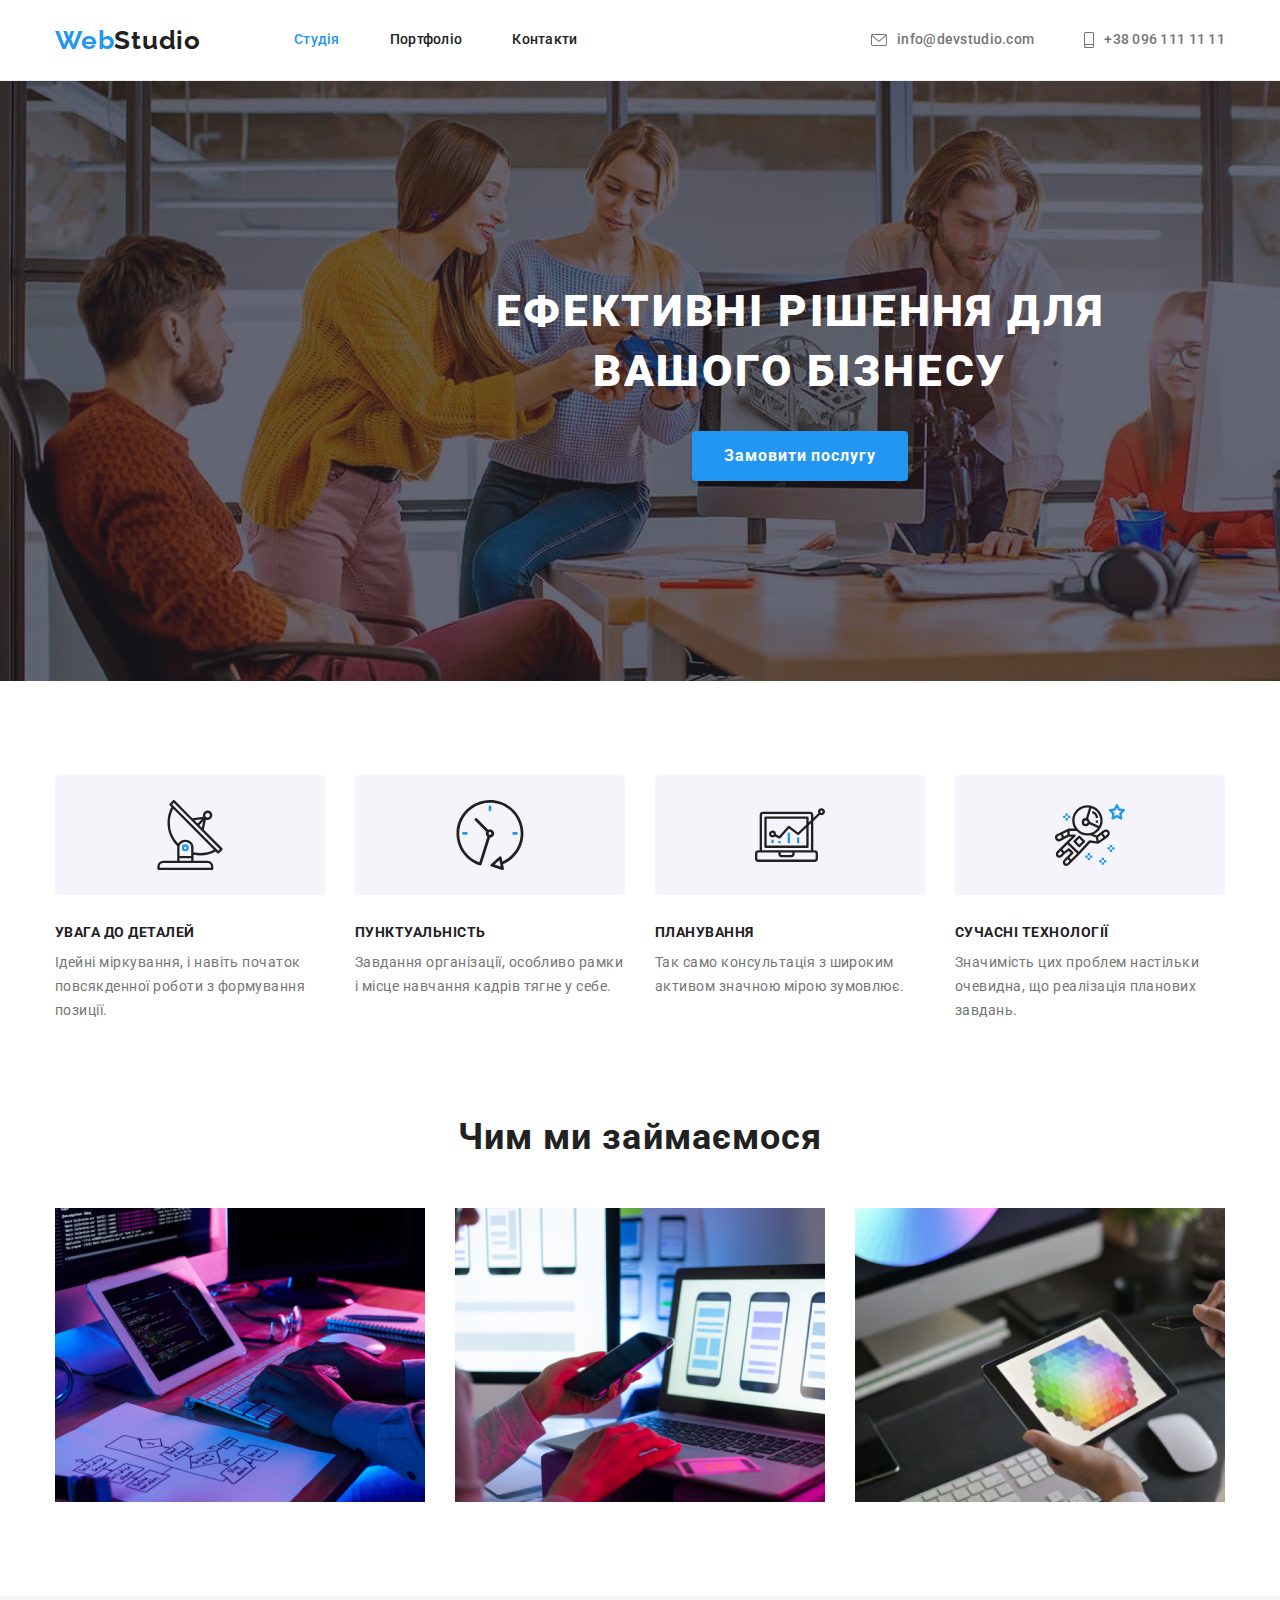
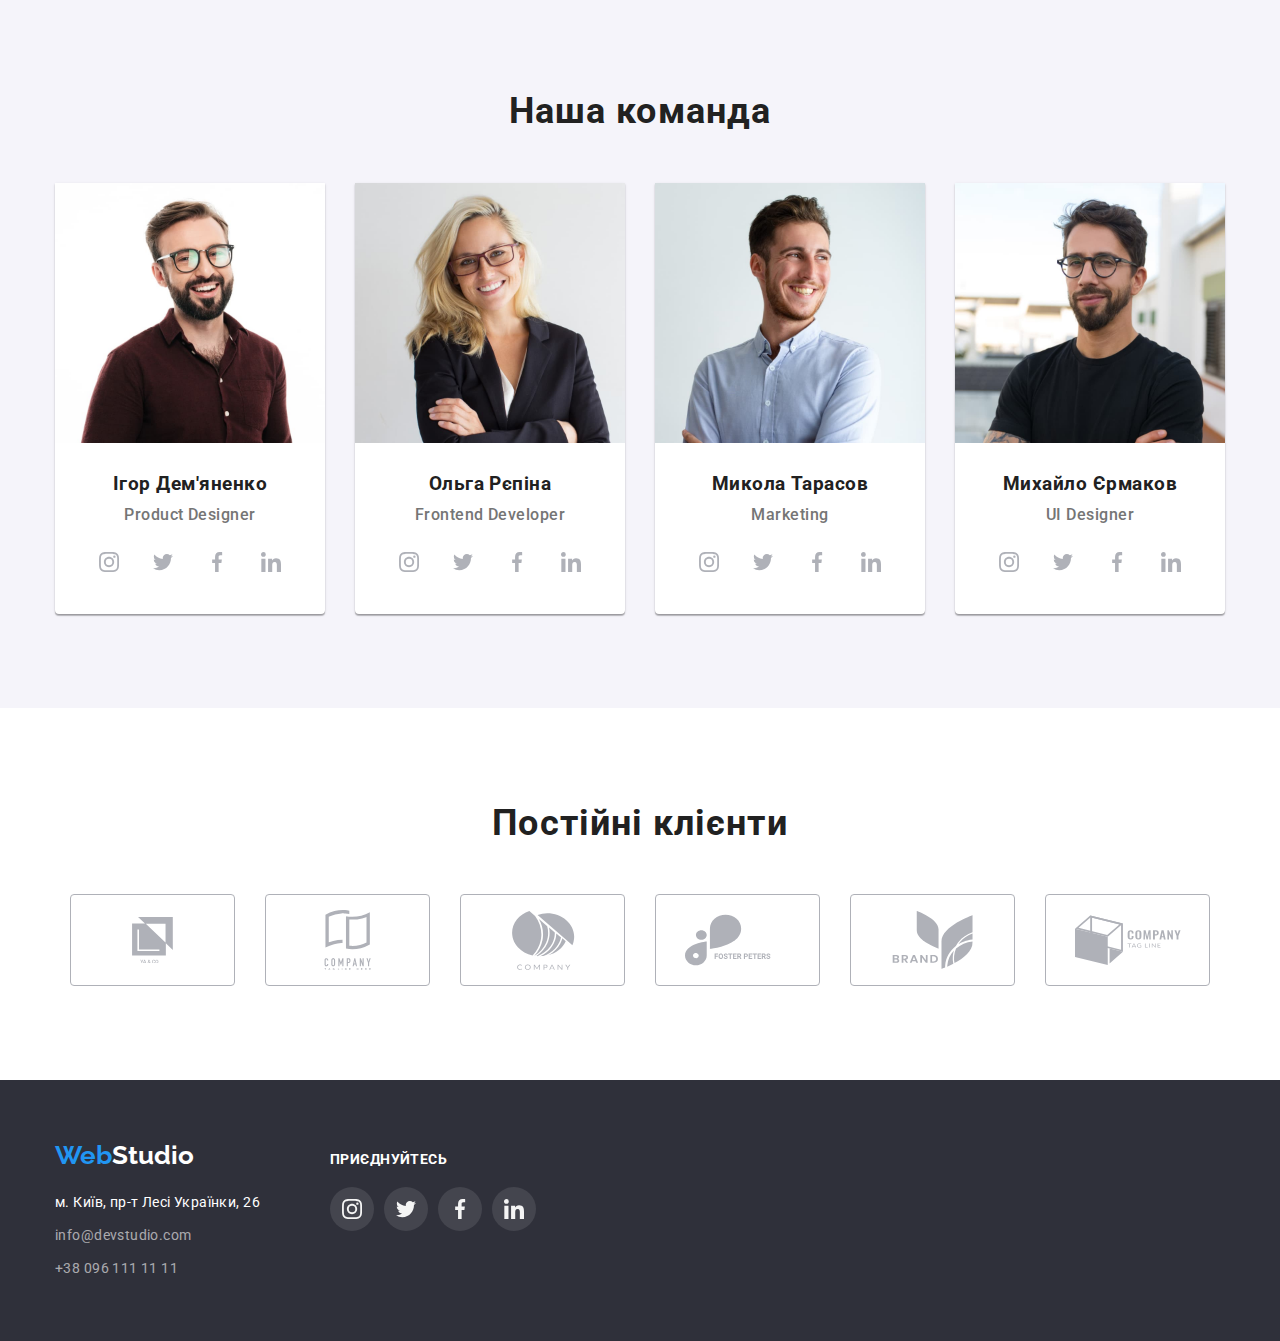
<file: index.html>
<!DOCTYPE html>
<html lang="uk">
  <head>
    <meta charset="UTF-8" />
    <meta http-equiv="X-UA-Compatible" content="IE=edge" />
    <meta name="viewport" content="width=device-width, initial-scale=1.0" />
    <title>WebStudio</title>
    <link rel="preconnect" href="https://fonts.googleapis.com" />
    <link rel="preconnect" href="https://fonts.gstatic.com" crossorigin />
    <link
      href="https://fonts.googleapis.com/css2?family=Raleway:wght@700&family=Roboto:wght@400;500;700;900&display=swap"
      rel="stylesheet"
    />
    <link
      rel="stylesheet"
      href="https://cdnjs.cloudflare.com/ajax/libs/modern-normalize/1.0.0/modern-normalize.min.css"
    />
    <link rel="stylesheet" href="./css/styles.css" />
  </head>
  <body>
    <header class="header">
      <div class="container container-header">
        <a href="./index.html" lang="en" class="logo"><span>Web</span>Studio</a>
        <nav class="main-nav">
          <ul class="nav-list list">
            <li class="nav-item">
              <a href="./index.html" class="nav-link link current">Студія</a>
            </li>
            <li class="nav-item">
              <a href="./portfolio.html" class="nav-link link">Портфоліо</a>
            </li>
            <li class="nav-item"><a href="" class="nav-link link">Контакти</a></li>
          </ul>
        </nav>
        <ul class="contacts-list list">
          <li class="contacts-item">
            <a href="mailto:info@devstudio.com" class="contact link email" rel="noopener noreferrer"
              ><svg class="contacts-icon" width="16" height="12">
                <use href="./images/icons.svg#envelope"></use>
              </svg>
              info@devstudio.com</a
            >
          </li>
          <li class="contacts-item">
            <a href="tel:+380961111111" class="contact link tel" rel="noopener noreferrer"
              ><svg class="contacts-icon" width="10" height="16">
                <use href="./images/icons.svg#smartphone"></use>
              </svg>
              +38 096 111 11 11</a
            >
          </li>
        </ul>
      </div>
    </header>
    <main>
      <!--Головна сторінка з бекграундом та кнопкою-->
      <section class="hero hero-overlay">
        <div class="container container-hero">
          <h1 class="hero-title">Ефективні рішення для вашого бізнесу</h1>
          <button type="button" class="hero-btn">Замовити послугу</button>
        </div>
      </section>

      <!--Про студію-->
      <section class="features">
        <div class="container container-features">
          <h2 class="visually-hidden">Features</h2>
          <ul class="features-list list">
            <li class="feature-item">
              <div class="icon-wrap">
                <svg class="feature-icon" width="70" height="70">
                  <use href="./images/icons.svg#antenna"></use>
                </svg>
              </div>
              <h3 class="feature-title">увага до деталей</h3>
              <p class="feature-text">
                Ідейні міркування, і навіть початок повсякденної роботи з формування позиції.
              </p>
            </li>
            <li class="feature-item">
              <div class="icon-wrap">
                <svg class="feature-icon" width="70" height="70">
                  <use href="./images/icons.svg#clock"></use>
                </svg>
              </div>
              <h3 class="feature-title">пунктуальність</h3>
              <p class="feature-text">
                Завдання організації, особливо рамки і місце навчання кадрів тягне у себе.
              </p>
            </li>
            <li class="feature-item">
              <div class="icon-wrap">
                <svg class="feature-icon" width="70" height="70">
                  <use href="./images/icons.svg#diagram"></use>
                </svg>
              </div>
              <h3 class="feature-title">планування</h3>
              <p class="feature-text">
                Так само консультація з широким активом значною мірою зумовлює.
              </p>
            </li>
            <li class="feature-item">
              <div class="icon-wrap">
                <svg class="feature-icon" width="70" height="70">
                  <use href="./images/icons.svg#astronaut"></use>
                </svg>
              </div>
              <h3 class="feature-title">сучасні технології</h3>
              <p class="feature-text">
                Значимість цих проблем настільки очевидна, що реалізація планових завдань.
              </p>
            </li>
          </ul>
        </div>
      </section>
      <section class="services">
        <div class="container container-features">
          <h2 class="services-title centered">Чим ми займаємося</h2>
          <ul class="services-list list">
            <li class="services-item">
              <img
                src="./images/about_the_studio/img.jpg"
                alt="Верстка та веб розробка"
                class="services-img img"
                width="370"
                height="294"
              />
            </li>
            <li>
              <img
                src="./images/about_the_studio/img.1.jpg"
                alt="Адаптивна верстка"
                class="services-img img"
                width="370"
                height="294"
              />
            </li>
            <li>
              <img
                src="./images/about_the_studio/img.2.jpg"
                alt="Дизайн та візуалізація"
                class="services-img img"
                width="370"
                height="294"
              />
            </li>
          </ul>
        </div>
      </section>

      <!--Команда-->
      <section class="team">
        <div class="container-team container">
          <h2 class="team-title centered">Наша команда</h2>
          <ul class="team-list list">
            <li class="team-item">
              <img
                src="./images/team/img.jpg"
                alt="Ігор Дем'яненко Продакт дизайнер"
                class="team-img img"
                width="270"
                height="260"
              />
              <div class="team-card-discr">
                <h3 class="team-item-title">Ігор Дем'яненко</h3>
                <p class="team-item-txt" lang="en">Product Designer</p>
                <ul class="socials list">
                  <li class="socials-item">
                    <a
                      class="socials-link link"
                      href="https://instagram.com"
                      target="_blank"
                      rel="noopener noreferrer"
                      aria-label="Instagram"
                    >
                      <svg class="socials-icon" width="20" height="20">
                        <use href="./images/icons.svg#instagram"></use>
                      </svg>
                    </a>
                  </li>
                  <li class="socials-item">
                    <a
                      class="socials-link link"
                      href="https://twitter.com"
                      target="_blank"
                      rel="noopener noreferrer"
                      aria-label="Twitter"
                    >
                      <svg class="socials-icon" width="20" height="20">
                        <use href="./images/icons.svg#twitter"></use>
                      </svg>
                    </a>
                  </li>
                  <li class="socials-item">
                    <a
                      class="socials-link link"
                      href="https://facebook.com"
                      target="_blank"
                      rel="noopener noreferrer"
                      aria-label="Facebook"
                    >
                      <svg class="socials-icon" width="20" height="20">
                        <use href="./images/icons.svg#facebook"></use>
                      </svg>
                    </a>
                  </li>
                  <li class="socials-item">
                    <a
                      class="socials-link link"
                      href="https://linkedin.com"
                      target="_blank"
                      rel="noopener noreferrer"
                      aria-label="Linkedin"
                    >
                      <svg class="socials-icon" width="20" height="20">
                        <use href="./images/icons.svg#linkedin"></use>
                      </svg>
                    </a>
                  </li>
                </ul>
              </div>
            </li>
            <li class="team-item">
              <img
                src="./images/team/img1.jpg"
                alt="Ольга Рєпіна Фронтенд девелопер"
                class="team-img img"
                width="270"
                height="260"
              />
              <div class="team-card-discr">
                <h3 class="team-item-title">Ольга Рєпіна</h3>
                <p class="team-item-txt" lang="en">Frontend Developer</p>
                <ul class="socials list">
                  <li class="socials-item">
                    <a
                      class="socials-link link"
                      href="https://instagram.com"
                      target="_blank"
                      rel="noopener noreferrer"
                      aria-label="Instagram"
                    >
                      <svg class="socials-icon" width="20" height="20">
                        <use href="./images/icons.svg#instagram"></use>
                      </svg>
                    </a>
                  </li>
                  <li class="socials-item">
                    <a
                      class="socials-link link"
                      href="https://twitter.com"
                      target="_blank"
                      rel="noopener noreferrer"
                      aria-label="Twitter"
                    >
                      <svg class="socials-icon" width="20" height="20">
                        <use href="./images/icons.svg#twitter"></use>
                      </svg>
                    </a>
                  </li>
                  <li class="socials-item">
                    <a
                      class="socials-link link"
                      href="https://facebook.com"
                      target="_blank"
                      rel="noopener noreferrer"
                      aria-label="Facebook"
                    >
                      <svg class="socials-icon" width="20" height="20">
                        <use href="./images/icons.svg#facebook"></use>
                      </svg>
                    </a>
                  </li>
                  <li class="socials-item">
                    <a
                      class="socials-link link"
                      href="https://linkedin.com"
                      target="_blank"
                      rel="noopener noreferrer"
                      aria-label="Linkedin"
                    >
                      <svg class="socials-icon" width="20" height="20">
                        <use href="./images/icons.svg#linkedin"></use>
                      </svg>
                    </a>
                  </li>
                </ul>
              </div>
            </li>
            <li class="team-item">
              <img
                src="./images/team/img2.jpg"
                alt="Микола Тарасов Маркетинг"
                class="team-img img"
                width="270"
                height="260"
              />
              <div class="team-card-discr">
                <h3 class="team-item-title">Микола Тарасов</h3>
                <p class="team-item-txt" lang="en">Marketing</p>
                <ul class="socials list">
                  <li class="socials-item">
                    <a
                      class="socials-link link"
                      href="https://instagram.com"
                      target="_blank"
                      rel="noopener noreferrer"
                      aria-label="Instagram"
                    >
                      <svg class="socials-icon" width="20" height="20">
                        <use href="./images/icons.svg#instagram"></use>
                      </svg>
                    </a>
                  </li>
                  <li class="socials-item">
                    <a
                      class="socials-link link"
                      href="https://twitter.com"
                      target="_blank"
                      rel="noopener noreferrer"
                      aria-label="Twitter"
                    >
                      <svg class="socials-icon" width="20" height="20">
                        <use href="./images/icons.svg#twitter"></use>
                      </svg>
                    </a>
                  </li>
                  <li class="socials-item">
                    <a
                      class="socials-link link"
                      href="https://facebook.com"
                      target="_blank"
                      rel="noopener noreferrer"
                      aria-label="Facebook"
                    >
                      <svg class="socials-icon" width="20" height="20">
                        <use href="./images/icons.svg#facebook"></use>
                      </svg>
                    </a>
                  </li>
                  <li class="socials-item">
                    <a
                      class="socials-link link"
                      href="https://linkedin.com"
                      target="_blank"
                      rel="noopener noreferrer"
                      aria-label="Linkedin"
                    >
                      <svg class="socials-icon" width="20" height="20">
                        <use href="./images/icons.svg#linkedin"></use>
                      </svg>
                    </a>
                  </li>
                </ul>
              </div>
            </li>
            <li class="team-item">
              <img
                src="./images/team/img3.jpg"
                alt="Михайло Єрмаков Ю Ай дизайнер"
                class="team-img img"
                width="270"
                height="260"
              />
              <div class="team-card-discr">
                <h3 class="team-item-title">Михайло Єрмаков</h3>
                <p class="team-item-txt" lang="en">UI Designer</p>
                <ul class="socials list">
                  <li class="socials-item">
                    <a
                      class="socials-link link"
                      href="https://instagram.com"
                      target="_blank"
                      rel="noopener noreferrer"
                      aria-label="Instagram"
                    >
                      <svg class="socials-icon" width="20" height="20">
                        <use href="./images/icons.svg#instagram"></use>
                      </svg>
                    </a>
                  </li>
                  <li class="socials-item">
                    <a
                      class="socials-link link"
                      href="https://twitter.com"
                      target="_blank"
                      rel="noopener noreferrer"
                      aria-label="Twitter"
                    >
                      <svg class="socials-icon" width="20" height="20">
                        <use href="./images/icons.svg#twitter"></use>
                      </svg>
                    </a>
                  </li>
                  <li class="socials-item">
                    <a
                      class="socials-link link"
                      href="https://facebook.com"
                      target="_blank"
                      rel="noopener noreferrer"
                      aria-label="Facebook"
                    >
                      <svg class="socials-icon" width="20" height="20">
                        <use href="./images/icons.svg#facebook"></use>
                      </svg>
                    </a>
                  </li>
                  <li class="socials-item">
                    <a
                      class="socials-link link"
                      href="https://linkedin.com"
                      target="_blank"
                      rel="noopener noreferrer"
                      aria-label="Linkedin"
                    >
                      <svg class="socials-icon" width="20" height="20">
                        <use href="./images/icons.svg#linkedin"></use>
                      </svg>
                    </a>
                  </li>
                </ul>
              </div>
            </li>
          </ul>
        </div>
      </section>

      <!--Клієнти-->
      <section class="clients">
        <div class="container-clients container">
          <h1 class="clients-title">Постійні клієнти</h1>
          <ul class="clients-list list">
            <li class="clients-item">
              <a href="" class="clients-link link" target="_blank" rel="noopener noreferrer">
                <svg class="client-icon" width="41" height="46.7">
                  <use href="./images/icons.svg#client1"></use>
                </svg>
              </a>
            </li>
            <li class="clients-item">
              <a href="" class="clients-link link" target="_blank" rel="noopener noreferrer">
                <svg class="client-icon" width="106" height="60">
                  <use href="./images/icons.svg#client2"></use>
                </svg>
              </a>
            </li>
            <li class="clients-item">
              <a href="" class="clients-link" target="_blank" rel="noopener noreferrer">
                <svg class="client-icon" width="106" height="60">
                  <use href="./images/icons.svg#client3"></use>
                </svg>
              </a>
            </li>
            <li class="clients-item">
              <a href="" class="clients-link" target="_blank" rel="noopener noreferrer">
                <svg class="client-icon" width="106" height="60">
                  <use href="./images/icons.svg#client4"></use>
                </svg>
              </a>
            </li>
            <li class="clients-item">
              <a href="" class="clients-link" target="_blank" rel="noopener noreferrer">
                <svg class="client-icon" width="106" height="60">
                  <use href="./images/icons.svg#client5"></use>
                </svg>
              </a>
            </li>
            <li class="clients-item">
              <a href="" class="clients-link" target="_blank" rel="noopener noreferrer">
                <svg class="client-icon" width="106" height="60">
                  <use href="./images/icons.svg#client6"></use>
                </svg>
              </a>
            </li>
          </ul>
        </div>
      </section>
    </main>

    <!--Підвал-->
    <footer class="footer">
      <div class="container-footer container">
        <div class="footer-adress">
          <a href="./index.html" lang="en" class="logo"><span>Web</span>Studio</a>
          <address class="address">
            <ul class="address-list list">
              <li class="address-item">м. Київ, пр-т Лесі Українки, 26</li>
              <li class="address-item">
                <a href="mailto:info@devstudio.com" class="address-contact link"
                  >info@devstudio.com</a
                >
              </li>
              <li class="address-item">
                <a href="tel:+380961111111" class="address-contact link">+38 096 111 11 11</a>
              </li>
            </ul>
          </address>
        </div>
        <div class="footer-socials">
          <strong class="join">приєднуйтесь</strong>
          <ul class="socials list">
            <li class="socials-item">
              <a
                class="socials-link link"
                href="https://instagram.com"
                target="_blank"
                rel="noopener noreferrer"
                aria-label="Instagram"
              >
                <svg class="socials-icon" width="20" height="20">
                  <use href="./images/icons.svg#instagram"></use>
                </svg>
              </a>
            </li>
            <li class="socials-item">
              <a
                class="socials-link link"
                href="https://twitter.com"
                target="_blank"
                rel="noopener noreferrer"
                aria-label="Twitter"
              >
                <svg class="socials-icon" width="20" height="20">
                  <use href="./images/icons.svg#twitter"></use>
                </svg>
              </a>
            </li>
            <li class="socials-item">
              <a
                class="socials-link link"
                href="https://facebook.com"
                target="_blank"
                rel="noopener noreferrer"
                aria-label="Facebook"
              >
                <svg class="socials-icon" width="20" height="20">
                  <use href="./images/icons.svg#facebook"></use>
                </svg>
              </a>
            </li>
            <li class="socials-item">
              <a
                class="socials-link link"
                href="https://linkedin.com"
                target="_blank"
                rel="noopener noreferrer"
                aria-label="Linkedin"
              >
                <svg class="socials-icon" width="20" height="20">
                  <use href="./images/icons.svg#linkedin"></use>
                </svg>
              </a>
            </li>
          </ul>
        </div>
      </div>
    </footer>
  </body>
</html>
</file>
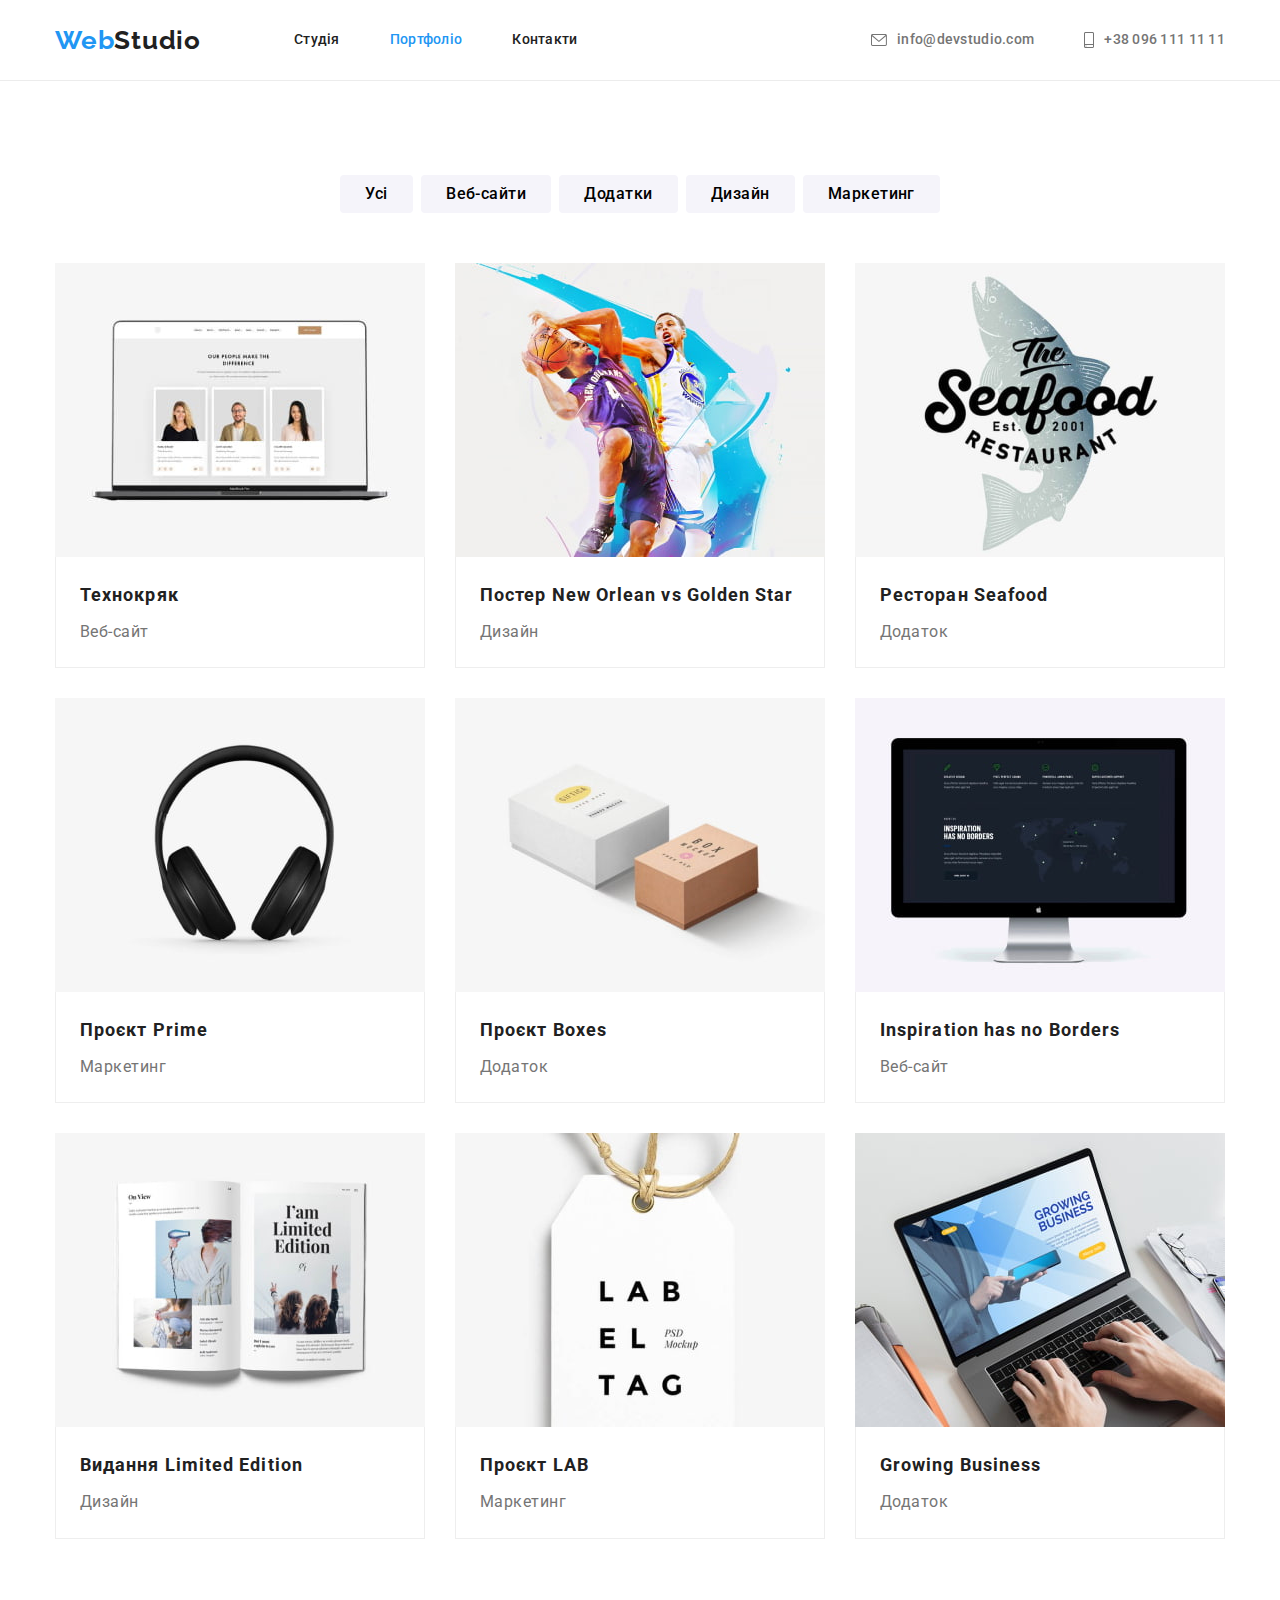
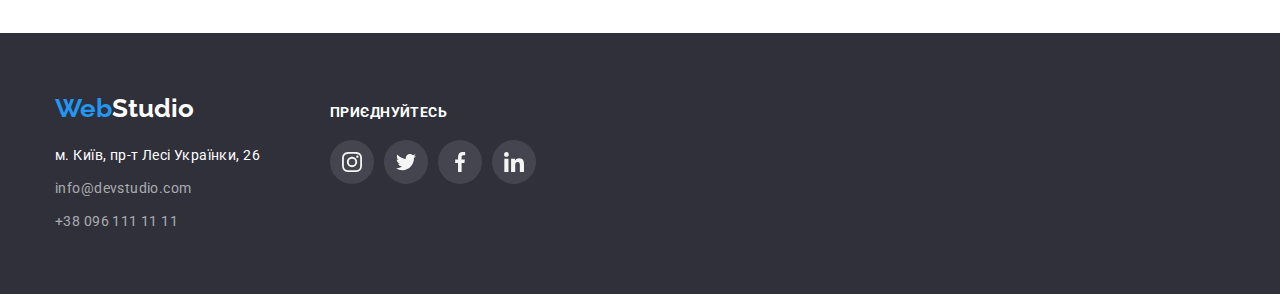
<file: portfolio.html>
<!DOCTYPE html>
<html lang="uk">
  <head>
    <meta charset="UTF-8" />
    <meta http-equiv="X-UA-Compatible" content="IE=edge" />
    <meta name="viewport" content="width=device-width, initial-scale=1.0" />
    <title>Portfolio</title>
    <link rel="preconnect" href="https://fonts.googleapis.com" />
    <link rel="preconnect" href="https://fonts.gstatic.com" crossorigin />
    <link
      href="https://fonts.googleapis.com/css2?family=Raleway:wght@700&family=Roboto:wght@400;500;700;900&display=swap"
      rel="stylesheet"
    />
    <link
      rel="stylesheet"
      href="https://cdnjs.cloudflare.com/ajax/libs/modern-normalize/1.0.0/modern-normalize.min.css"
    />
    <link rel="stylesheet" href="./css/styles.css" />
  </head>
  <body>
    <header class="header">
      <div class="container container-header">
        <a href="./index.html" lang="en" class="logo"><span>Web</span>Studio</a>
        <nav class="main-nav">
          <ul class="nav-list list">
            <li class="nav-item">
              <a href="./index.html" class="nav-link link">Студія</a>
            </li>
            <li class="nav-item">
              <a href="./portfolio.html" class="nav-link link current">Портфоліо</a>
            </li>
            <li class="nav-item"><a href="" class="nav-link link">Контакти</a></li>
          </ul>
        </nav>
        <ul class="contacts-list list">
          <li class="contacts-item">
            <a href="mailto:info@devstudio.com" class="contact link email" rel="noopener noreferrer"
              ><svg class="contacts-icon" width="16" height="12">
                <use href="./images/icons.svg#envelope"></use>
              </svg>
              info@devstudio.com</a
            >
          </li>
          <li class="contacts-item">
            <a href="tel:+380961111111" class="contact link tel" rel="noopener noreferrer"
              ><svg class="contacts-icon" width="10" height="16">
                <use href="./images/icons.svg#smartphone"></use>
              </svg>
              +38 096 111 11 11</a
            >
          </li>
        </ul>
      </div>
    </header>
    <main>
      <section class="portfolio">
        <!--Hidden Title-->
        <div class="container container-portfolio">
          <h1 class="visually-hidden">Портфоліо</h1>
          <ul class="filtr-btns-list list">
            <li class="filtr-btn-item"><button type="button" class="filtr-btn">Усі</button></li>
            <li class="filtr-btn-item">
              <button type="button" class="filtr-btn">Веб-сайти</button>
            </li>
            <li class="filtr-btn-item"><button type="button" class="filtr-btn">Додатки</button></li>
            <li class="filtr-btn-item"><button type="button" class="filtr-btn">Дизайн</button></li>
            <li class="filtr-btn-item">
              <button type="button" class="filtr-btn">Маркетинг</button>
            </li>
          </ul>
          <ul class="cards-list list">
            <li class="card-item">
              <a href="#" class="card-link link">
                <!--img 1-->
                <img
                  src="./images/portfolio/portfolio1.jpg"
                  alt="Ноутбук із лендінгом на екрані"
                  class="card-img"
                  width="370"
                  height="294"
                />
                <div class="portfolio-box">
                  <h2 class="card-title">Технокряк</h2>
                  <p class="card-discription">Веб-сайт</p>
                  <!-- <p class="visually-hidden">
                  Lorem ipsum dolor sit amet consectetur adipisicing elit. Provident facilis eveniet
                  omnis quos similique obcaecati quod in ratione tenetur nostrum?
                </p> -->
                </div>
              </a>
            </li>
            <li class="card-item">
              <a href="#" class="card-link link">
                <!--img 2-->
                <img
                  src="./images/portfolio/portfolio2.jpg"
                  alt="Два гравця у баскетбол із різних команд борються за м'яч"
                  class="card-img"
                  width="370"
                  height="294"
                />
                <div class="portfolio-box">
                  <h2 class="card-title">
                    Постер <span lang="en">New Orlean vs Golden Star</span>
                  </h2>
                  <p class="card-discription">Дизайн</p>
                  <!-- <p class="visually-hidden">
                  Lorem ipsum, dolor sit amet consectetur adipisicing elit. Unde ex dolorum
                  doloremque debitis delectus, placeat asperiores voluptatum explicabo libero in.
                </p> -->
                </div>
              </a>
            </li>
            <li class="card-item">
              <a href="#" class="card-link link">
                <!--img 3-->
                <img
                  src="./images/portfolio/portfolio3.jpg"
                  alt="Логотип ресторану із назвою Сіфуд та рибкою на фоні"
                  class="card-img"
                  width="370"
                  height="294"
                />
                <div class="portfolio-box">
                  <h2 class="card-title">Ресторан <span lang="en">Seafood</span></h2>
                  <p class="card-discription">Додаток</p>
                  <!-- <p class="visually-hidden">
                  Lorem ipsum dolor sit amet consectetur adipisicing elit. Aliquid consectetur
                  suscipit, quo eligendi vel optio error eveniet eius dolor itaque.
                </p> -->
                </div>
              </a>
            </li>
            <li class="card-item">
              <a href="#" class="card-link link">
                <!--img 4-->
                <img
                  src="./images/portfolio/portfolio4.jpg"
                  alt="Навушники"
                  class="card-img"
                  width="370"
                  height="294"
                />
                <div class="portfolio-box">
                  <h2 class="card-title">Проєкт <span lang="en">Prime</span></h2>
                  <p class="card-discription">Маркетинг</p>
                  <!-- <p class="visually-hidden">
                  Lorem ipsum dolor sit, amet consectetur adipisicing elit. Earum hic, voluptatum
                  perspiciatis enim libero quidem temporibus soluta cum id error.
                </p> -->
                </div>
              </a>
            </li>
            <li class="card-item">
              <a href="#" class="card-link link">
                <!--img 5-->
                <img
                  src="./images/portfolio/portfolio5.jpg"
                  alt="Дві коробочки різного розміру та кольору"
                  class="card-img"
                  width="370"
                  height="294"
                />
                <div class="portfolio-box">
                  <h2 class="card-title"><span lang="en">Проєкт Boxes</span></h2>
                  <p class="card-discription">Додаток</p>
                  <!-- <p class="visually-hidden">
                  Lorem ipsum dolor sit amet, consectetur adipisicing elit. Ab recusandae atque
                  nulla in impedit assumenda rem labore tempore fuga dignissimos.
                </p> -->
                </div>
              </a>
            </li>
            <li class="card-item">
              <a href="#" class="card-link link">
                <!--img 6-->
                <img
                  src="./images/portfolio/portfolio6.jpg"
                  alt="Ноутбук з відкритим лендінгом із заголовком Інспірейшен хез ноу бордерз"
                  class="card-img"
                  width="370"
                  height="294"
                />
                <div class="portfolio-box">
                  <h2 class="card-title"><span lang="en">Inspiration has no Borders</span></h2>
                  <p class="card-discription">Веб-сайт</p>
                  <!-- <p class="visually-hidden">
                  Lorem ipsum dolor sit amet consectetur adipisicing elit. Vero doloribus aliquid ad
                  a deserunt suscipit repellendus accusamus explicabo quos natus.
                </p> -->
                </div>
              </a>
            </li>
            <li class="card-item">
              <a href="#" class="card-link link">
                <!--img 7-->
                <img
                  src="./images/portfolio/portfolio7.jpg"
                  alt="Розкритий друкований журнал із заголовком Лімітед Едішн"
                  class="card-img"
                  width="370"
                  height="294"
                />
                <div class="portfolio-box">
                  <h2 class="card-title">Видання <span lang="en">Limited Edition</span></h2>
                  <p class="card-discription">Дизайн</p>
                  <!-- <p class="visually-hidden">
                  Lorem ipsum dolor sit amet consectetur adipisicing elit. Facere ea quia assumenda,
                  quis ad eos eligendi amet incidunt! Dignissimos, ad?
                </p> -->
                </div>
              </a>
            </li>
            <li class="card-item">
              <a href="#" class="card-link link">
                <!--img 8-->
                <img
                  src="./images/portfolio/portfolio8.jpg"
                  alt="Біла бірочка із надписом Лаб Ель Таг"
                  class="card-img"
                  width="370"
                  height="294"
                />
                <div class="portfolio-box">
                  <h2 class="card-title">Проєкт <span lang="en">LAB</span></h2>
                  <p class="card-discription">Маркетинг</p>
                  <!-- <p class="visually-hidden">
                  Lorem ipsum dolor sit amet consectetur adipisicing elit. Repudiandae iure cum ab
                  numquam velit asperiores adipisci rem blanditiis vero maxime hic tempore non nulla
                  eius laudantium porro ut, doloribus accusantium?
                </p> -->
                </div>
              </a>
            </li>
            <li class="card-item">
              <a href="#" class="card-link link">
                <!--img 9-->
                <img
                  src="./images/portfolio/portfolio9.jpg"
                  alt="Чоловічі руки печатають на клавіатурі ноутбуку із лендінгом на екрані із надписом Гроувінг Бізнес"
                  class="card-img"
                  width="370"
                  height="294"
                />
                <div class="portfolio-box">
                  <h2 class="card-title"><span lang="en">Growing Business</span></h2>
                  <p class="card-discription">Додаток</p>
                  <!-- <p class="visually-hidden">
                  Lorem ipsum, dolor sit amet consectetur adipisicing elit. Explicabo sapiente,
                  repellat amet esse repudiandae nesciunt provident temporibus autem fugit sed?
                </p> -->
                </div>
              </a>
            </li>
          </ul>
        </div>
      </section>
    </main>

    <!-- Підвал -->
    <footer class="footer">
      <div class="container-footer container">
        <div class="footer-adress">
          <a href="./index.html" lang="en" class="logo"><span>Web</span>Studio</a>
          <address class="address">
            <ul class="address-list list">
              <li class="address-item">м. Київ, пр-т Лесі Українки, 26</li>
              <li class="address-item">
                <a href="mailto:info@devstudio.com" class="address-contact link"
                  >info@devstudio.com</a
                >
              </li>
              <li class="address-item">
                <a href="tel:+380961111111" class="address-contact link">+38 096 111 11 11</a>
              </li>
            </ul>
          </address>
        </div>
        <div class="footer-socials">
          <strong class="join">приєднуйтесь</strong>
          <ul class="socials list">
            <li class="socials-item">
              <a
                class="socials-link link"
                href="https://instagram.com"
                target="_blank"
                rel="noopener noreferrer"
                aria-label="Instagram"
              >
                <svg class="socials-icon" width="20" height="20">
                  <use href="./images/icons.svg#instagram"></use>
                </svg>
              </a>
            </li>
            <li class="socials-item">
              <a
                class="socials-link link"
                href="https://twitter.com"
                target="_blank"
                rel="noopener noreferrer"
                aria-label="Twitter"
              >
                <svg class="socials-icon" width="20" height="20">
                  <use href="./images/icons.svg#twitter"></use>
                </svg>
              </a>
            </li>
            <li class="socials-item">
              <a
                class="socials-link link"
                href="https://facebook.com"
                target="_blank"
                rel="noopener noreferrer"
                aria-label="Facebook"
              >
                <svg class="socials-icon" width="20" height="20">
                  <use href="./images/icons.svg#facebook"></use>
                </svg>
              </a>
            </li>
            <li class="socials-item">
              <a
                class="socials-link link"
                href="https://linkedin.com"
                target="_blank"
                rel="noopener noreferrer"
                aria-label="Linkedin"
              >
                <svg class="socials-icon" width="20" height="20">
                  <use href="./images/icons.svg#linkedin"></use>
                </svg>
              </a>
            </li>
          </ul>
        </div>
      </div>
    </footer>
  </body>
</html>
</file>
<file: css/styles.css>
*,
*::before,
*::after {
  box-sizing: border-box;
}
:root {
  /* Color */
  --main-clr: #212121;
  --secondary-clr: #757575;
  --accent-clr: #2196f3;
  --btn-accent-bg-cl: #188ce8;
  --secondary-accent-clr: #ffffff;
  --main-bgd-clr: #f5f5f5;
  --secondary-bgd-clr: #2f303a;
  --accent-bgd-clr: #f5f4fa;
  --header-boarder-clr: #ececec;
  --icons-clr: #afb1b8;
  --icons-footer-bgd-clr: rgba(255, 255, 255, 0.1);
  /* Font */
  --main-font: Roboto;
  --secondary-font: Raleway;
}
body {
  font-family: var(--main-font);
  color: var(--main-clr);
  width: 100%;
  margin: 0;
}
.link {
  text-decoration: none;
}
.list {
  list-style: none;
  padding: 0;
  margin: 0;
}

img {
  display: block;
  max-width: 100%;
  height: auto;
}
.centered {
  text-align: center;
}
section {
  padding-top: 94px;
  padding-bottom: 94px;
  width: 100%;
}
h1,
h2,
h3,
h4,
h5,
h6,
p,
ul {
  margin: 0;
  padding: 0;
}

.container {
  width: 1200px;
  padding-left: 15px;
  padding-right: 15px;
  margin-left: auto;
  margin-right: auto;
}

.header {
  border-bottom: 1px solid var(--header-boarder-clr);
}
.main-nav {
  margin-left: 93px;
}

.container-header {
  display: flex;
  align-items: center;
}
.main-nav .logo {
  margin-right: 93px;
}

.header .logo {
  padding-top: 24px;
  padding-bottom: 24px;
  font-family: var(--secondary-font);
  text-decoration: none;
  color: inherit;
  font-weight: 700;
  font-size: 26px;
  line-height: calc(31 / 26);
  letter-spacing: 0.03em;
}
.logo span {
  color: var(--accent-clr);
}

.nav-list {
  display: flex;
}

.nav-item {
  margin-right: 50px;
  font-weight: 500;
  font-size: 14px;
  line-height: 1.14;
  letter-spacing: 0.02em;
}
.nav-item:last-child {
  margin-right: 0;
}
.nav-link {
  display: block;
  padding-top: 32px;
  padding-bottom: 32px;
  color: inherit;
}
.nav-link:hover,
.nav-link:focus {
  color: var(--accent-clr);
}
.nav-link.link.current {
  color: var(--accent-clr);
}

.contacts-list {
  display: flex;
  margin-left: auto;
}
.contacts-list .contacts-item + .contacts-item {
  margin-left: 50px;
}
.contacts-icon {
  fill: currentColor;
}
.contact.link {
  display: flex;
  align-items: center;
  gap: 10px;
  padding-top: 32px;
  padding-bottom: 32px;
  color: var(--secondary-clr);
  font-weight: 500;
  font-size: 14px;
  line-height: 1.14;
  letter-spacing: 0.02em;
}
.contact.link:hover,
.contact.link:focus {
  color: var(--accent-clr);
}
section.hero {
  text-align: center;
  padding-top: 200px;
  padding-bottom: 200px;
}
.container-hero {
}
.hero-overlay {
  width: 1600px;
  height: 600px;
  margin-left: auto;
  margin-right: auto;
  background-image: linear-gradient(to right, rgba(47, 48, 58, 0.4), rgba(47, 48, 58, 0.4)),
    url('../images/about_the_studio/hero-bckg.jpg'), url(../images/about_the_studio/hero-bckg2.jpg);
  background-repeat: no-repeat;
  background-size: cover;
}
.hero-title {
  color: var(--secondary-accent-clr);
  margin-left: auto;
  margin-right: auto;
  margin-bottom: 30px;
  margin-top: 0;
  padding: 0;
  width: 696px;
  font-weight: 900;
  font-size: 44px;
  line-height: calc(60 / 44);
  text-align: center;
  letter-spacing: 0.06em;
  text-transform: uppercase;
}

.hero-btn {
  padding: 10px 32px;
  min-width: 216px;
  min-height: 50px;
  text-align: center;
  background-color: var(--accent-clr);
  color: var(--secondary-accent-clr);
  cursor: pointer;
  box-shadow: 0px 4px 4px rgba(0, 0, 0, 0.15);
  border: none;
  border-radius: 4px;
  font-family: inherit;
  font-weight: 700;
  font-size: 16px;
  line-height: calc(30 / 16);
  letter-spacing: 0.06em;
}
.hero-btn:hover,
.hero.btn:focus {
  background-color: var(--btn-accent-bg-cl);
}
.features {
  background-color: var(--secondary-accent-clr);
  letter-spacing: 0.03em;
}
.container-features {
}

.visually-hidden {
  position: absolute;
  white-space: nowrap;
  width: 1px;
  height: 1px;
  overflow: hidden;
  border: 0;
  padding: 0;
  clip: rect(0 0 0 0);
  clip-path: inset(50%);
  margin: -1px;
}
.features-list {
  display: flex;
  flex-wrap: wrap;
}
.feature-item {
  width: 270px;
}
.features-list .feature-item + .feature-item {
  margin-left: 30px;
}
.feature-icon {
}
.icon-wrap {
  display: flex;
  align-items: center;
  justify-content: center;
  margin-bottom: 30px;
  gap: 30px;
  width: 270px;
  height: 120px;
  border-radius: 4px;
  border: 1px solid var(--accent-bgd-clr);
  background-color: var(--accent-bgd-clr);
}
.feature-title {
  font-weight: 700;
  font-size: 14px;
  line-height: 1.14;
  text-transform: uppercase;
  padding: 0;
  margin: 0;
  margin-bottom: 10px;
}
.feature-text {
  color: var(--secondary-clr);
  font-size: 14px;
  line-height: 1.7;
  padding: 0;
  margin: 0;
}
.services {
  padding-bottom: 94px;
  padding-top: 0;
}

.services-title,
.team-title {
  font-size: 36px;
  line-height: 1.17;
  font-weight: 700;
  letter-spacing: 0.03em;
  margin: 0;
  padding: 0;
  margin-bottom: 50px;
}
.services-list {
  display: flex;
  justify-content: center;
  gap: 30px;
}
.services-item {
}
.services-list .services-item + .services-item {
  margin-left: 30px;
}

.services-img {
}
.team {
  background-color: var(--accent-bgd-clr);
  letter-spacing: 0.03em;
}
.container-team {
}
.team-title {
  margin: 0;
  padding: 0;
  margin-bottom: 50px;
}
.team-list {
  display: flex;
  justify-content: center;
  gap: 30px;
}
.team-item {
  font-weight: 500;
  font-size: 16px;
  line-height: 1.19;
  background: #ffffff;
  box-shadow: 0px 1px 3px rgba(0, 0, 0, 0.12), 0px 1px 1px rgba(0, 0, 0, 0.14),
    0px 2px 1px rgba(0, 0, 0, 0.2);
  border-radius: 0px 0px 4px 4px;
  padding: 0;
  margin: 0;
}
.team-item:last-child {
  margin-right: 0;
}
.team-img {
}
.team-card-discr {
  padding-top: 30px;
  padding-bottom: 30px;
  padding-left: 32px;
  padding-right: 32px;
  text-align: center;
}
.team-item-title {
  margin-bottom: 10px;
}
.team-item-txt {
  color: var(--secondary-clr);
  margin-bottom: 16px;
}
/*Socials icons*/

.socials.list {
  display: flex;
  justify-content: center;
  gap: 10px;
}
.socials-item {
  margin: 0;
}
.socials-link {
  display: flex;
  justify-content: center;
  align-items: center;
  width: 44px;
  height: 44px;
  border-radius: 50%;
  background-color: var(--secondary-accent-clr);
  color: var(--icons-clr);
}
.socials-link:hover,
.socials-link:focus {
  background-color: var(--accent-clr);
  color: var(--secondary-accent-clr);
}

.socials-icon {
  fill: currentColor;
}

.clients {
}
.container-clients {
  width: 1170px;
  height: 184px;
}
.container {
}
.clients-title {
  margin-bottom: 50px;
  text-align: center;
  font-size: 36px;
  line-height: 1.17;
  font-weight: 700;
  letter-spacing: 0.03em;
}
.clients-list {
  display: flex;
  align-items: center;
  gap: 30px;
}
.clients-item {
  width: 170px;
  height: 92px;
}
.clients-link {
  display: flex;
  align-items: center;
  justify-content: center;
  width: 100%;
  height: 100%;
  border-radius: 4px;
  border: 1px solid var(--icons-clr);
  color: var(--icons-clr);
}
.client-icon {
  fill: currentColor;
}
.clients-link:hover,
.clients-link:focus {
  border-color: var(--accent-clr);
  color: var(--btn-accent-bg-cl);
}

/* Portfolio */

.portfolio {
  background-color: var(--secondary-accent-clr);
}
.container-portfolio {
}

.filtr-btns-list {
  display: flex;
  justify-content: center;
  margin-bottom: 50px;
}
.filtr-btn-item {
  margin-right: 8px;
}
.filtr-btn-item:last-child {
  margin-right: 0;
}
.filtr-btn {
  padding: 6px 25px;
  min-width: 73px;
  max-height: 38px;
  background-color: var(--accent-bgd-clr);
  border: none;
  border-radius: 4px;
  font-weight: 500;
  font-size: 16px;
  font-family: inherit;
  line-height: 1.6;
  letter-spacing: 0.03em;
}
.filtr-btn:hover,
.filtr-btn:focus {
  color: var(--secondary-accent-clr);
  background-color: var(--accent-clr);
  box-shadow: 0px 3px 1px rgba(0, 0, 0, 0.1), 0px 1px 2px rgba(0, 0, 0, 0.08),
    0px 2px 2px rgba(0, 0, 0, 0.12);
}
.cards-list {
  display: flex;
  flex-wrap: wrap;
  margin: 0;
  padding: 0;
  margin-top: 50px;
}
.card-link.link:hover,
.card-link.link:focus {
  position: absolute;
  box-shadow: 0px 1px 1px rgba(0, 0, 0, 0.12), 0px 4px 4px rgba(0, 0, 0, 0.06),
    1px 4px 6px rgba(0, 0, 0, 0.16);
}
.card-item {
  width: calc((100%-60px) / 3);
  margin-right: 30px;
  margin-bottom: 30px;
  padding: 0;
  max-width: 370px;
}
.card-item:nth-child(3n) {
  margin-right: 0;
}
.card-item:nth-last-child(-n + 3) {
  margin-bottom: 0;
}
.card-item .link {
  color: var(--main-clr);
}

.card-img {
}
.portfolio-box {
  padding: 20px 24px;
  border: 1px solid #eeeeee;
  border-top: 0;
}
.card-title {
  font-weight: 700;
  font-size: 18px;
  line-height: 2;
  letter-spacing: 0.06em;
  padding: 0;
  margin: 0;
  margin-bottom: 4px;
}
.card-discription {
  padding: 0;
  margin: 0;
  color: var(--secondary-clr);
  font-weight: 400;
  font-size: 16px;
  line-height: 1.9;
  letter-spacing: 0.03em;
}

/*Footer*/

.footer {
  background-color: var(--secondary-bgd-clr);
  padding-top: 60px;
  padding-bottom: 60px;
}
.footer .logo {
  display: block;
  color: var(--secondary-accent-clr);
  margin-bottom: 20px;
  font-family: var(--secondary-font);
  text-decoration: none;
  font-weight: 700;
  font-size: 26px;
  line-height: calc(31 / 26);
}
.container-footer {
  display: flex;
  align-items: baseline;
}
.footer-adress {
  margin-right: 70px;
}
.address {
  font-style: normal;
  font-weight: 400;
  font-size: 14px;
  line-height: 1.71;
  letter-spacing: 0.03em;
  color: var(--secondary-accent-clr);
}
.address-list {
}

.address-item {
  margin-bottom: 9px;
}
.address-item:last-child {
  margin-bottom: 0;
}
.address-contact.link {
  font-weight: 400;
  font-size: 14px;
  line-height: 1.7;
  color: rgba(255, 255, 255, 0.6);
}
.footer-socials {
}
.join {
  display: block;
  margin-bottom: 20px;
  color: var(--secondary-accent-clr);
  text-transform: uppercase;
  font-weight: 700;
  font-size: 14px;
  line-height: calc(16 / 14);
  letter-spacing: 0.03em;
}
.footer .socials-item {
}
.footer-socials > .socials.list {
  margin-bottom: 0;
}
.footer-socials .socials-icon {
  fill: currentColor;
}
.footer-socials .socials-link {
  background-color: var(--icons-footer-bgd-clr);
  color: var(--main-bgd-clr);
}
.footer-socials .socials-link:hover,
.footer-socials .socials-link:focus {
  background-color: var(--accent-clr);
}
</file>
